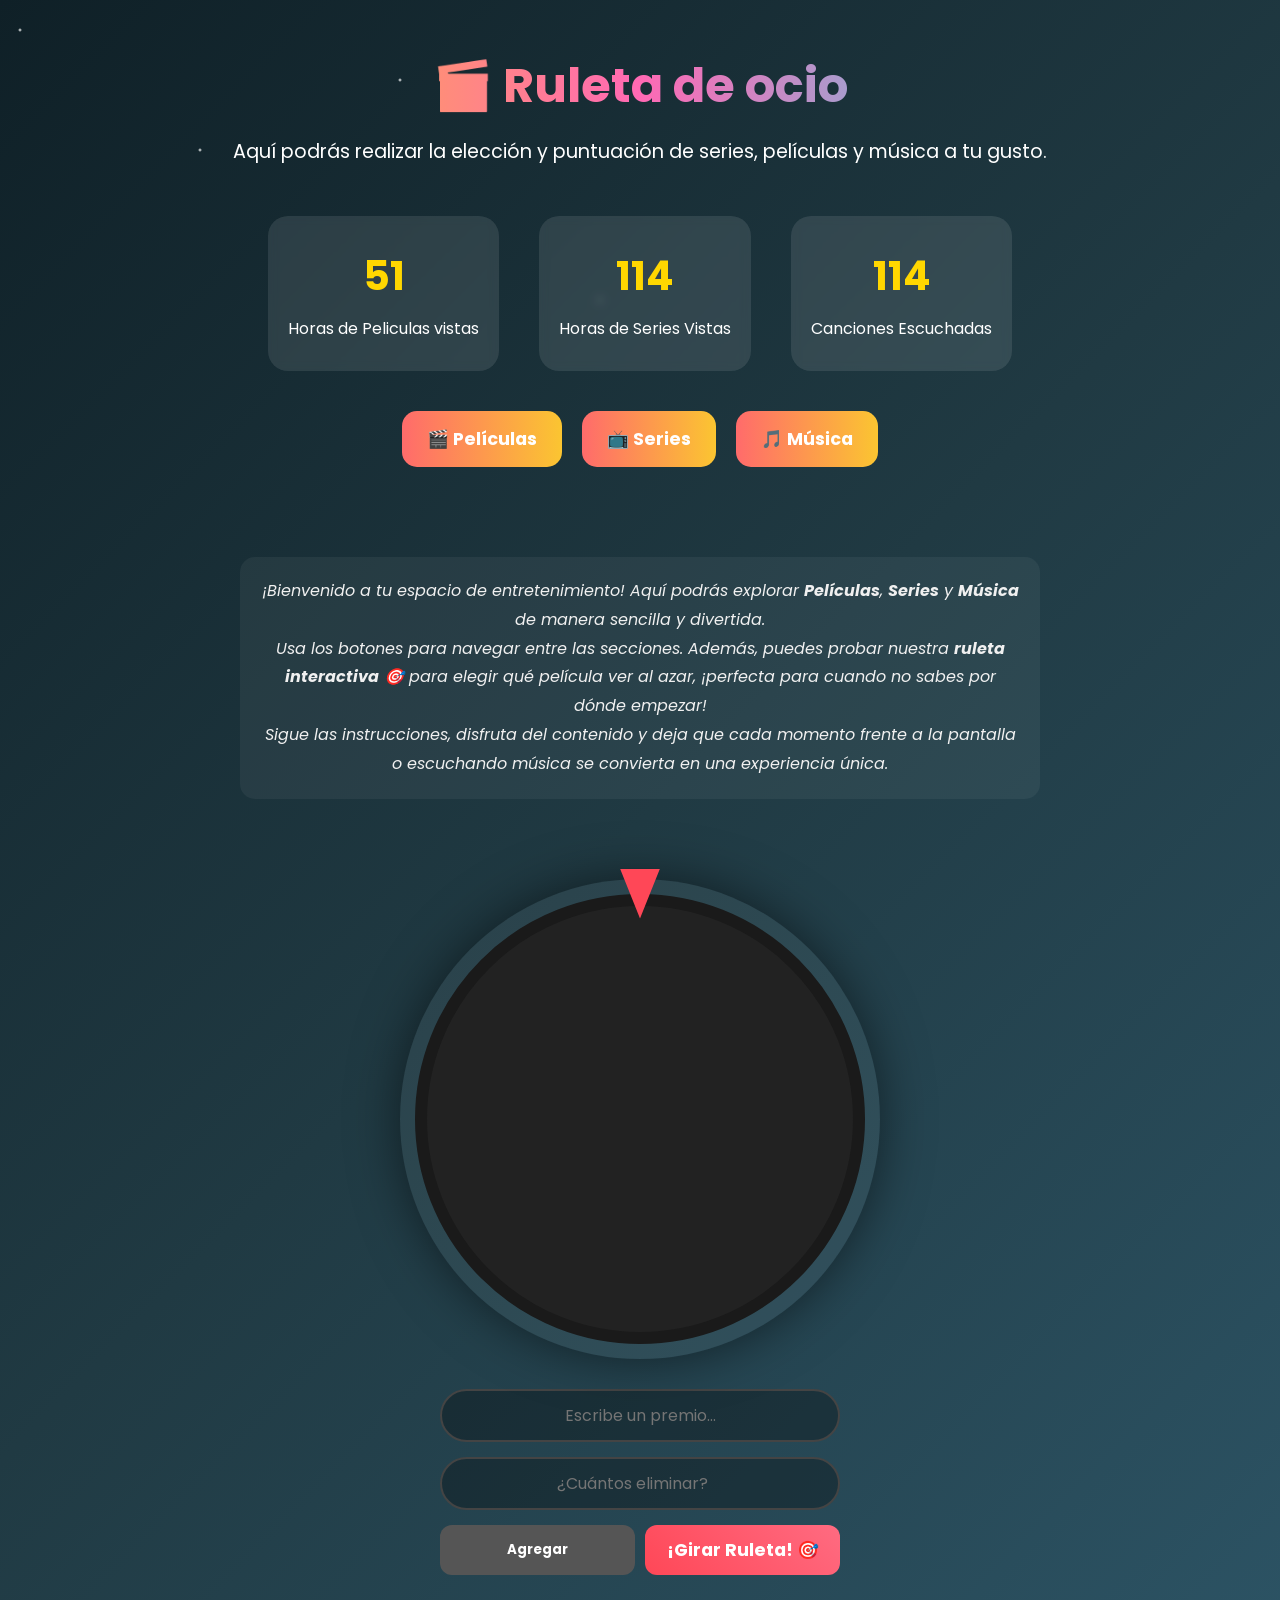
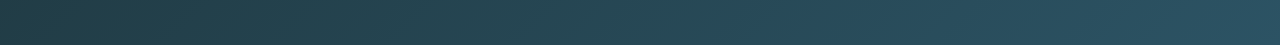
<file: index.html>
<!DOCTYPE html>
<html lang="es">
<head>
  <meta charset="UTF-8">
  <title>Bienvenida a la Gran Premiación 2025</title>
  <meta name="viewport" content="width=device-width, initial-scale=1.0">

  <!-- FUENTE -->
  <link href="https://fonts.googleapis.com/css2?family=Poppins:wght@300;400;600;800&display=swap" rel="stylesheet">

  <!-- CSS -->
  <link rel="stylesheet" href="style/bienvenida.css">
</head>
<body>
  <!-- ESTRELLAS DE FONDO -->
  <div class="stars"></div>

  <!-- BIENVENIDA -->
  <section class="bienvenida-container">
    <h1>🎬 Ruleta de ocio</h1>
    <p class="agradecimiento">Aquí podrás realizar la elección y puntuación de series, películas y música a tu gusto.</p>

    <!-- CONTADORES -->
    <div class="counters">
      <div class="counter-box">
      <h2 class="counter" data-target="51">0</h2> 
        <p>Horas de Peliculas vistas</p>
      </div>
      <div class="counter-box">
        <h2 class="counter" data-target="143">0</h2>
        <p>Horas de Series Vistas</p>
      </div>
      <div class="counter-box">
        <h2 class="counter" data-target="152">0</h2>
        <p>Canciones Escuchadas</p>
      </div>
    </div>


    <!-- BOTONES DE NAVEGACIÓN -->
    <div class="navigation-buttons">
      <button onclick="location.href='views/peliculas.html'">🎬 Películas</button>
      <button onclick="location.href='views/serie.html'">📺 Series</button>
      <button onclick="location.href='views/spotify.html'">🎵 Música</button>
    </div>
  </section>
    <div class="Cursileria">
    <p>¡Bienvenido a tu espacio de entretenimiento! Aquí podrás explorar <strong>Películas</strong>, <strong>Series</strong> y <strong>Música</strong> de manera sencilla y divertida.</p>

    <p>Usa los botones para navegar entre las secciones. Además, puedes probar nuestra <strong>ruleta interactiva</strong> 🎯 para elegir qué película ver al azar, ¡perfecta para cuando no sabes por dónde empezar!</p>

    <p>Sigue las instrucciones, disfruta del contenido y deja que cada momento frente a la pantalla o escuchando música se convierta en una experiencia única.</p>

</div>

  <!-- RULETA INTERACTIVA -->
<div class="wheel-outer-container">
  <div class="wheel-wrapper">
    <div class="pointer"></div>
    <div id="wheel" class="wheel"></div>
  </div>

<div class="controls">
    <input type="text" id="newOption" placeholder="Escribe un premio...">
    <input type="number" id="deleteCount" placeholder="¿Cuántos eliminar?" min="1">
    
    <div class="button-group">
      <button id="addOption" class="btn-add">Agregar</button>
      <button id="spinButton" class="btn-spin">¡Girar Ruleta! 🎯</button>
    </div>
</div>

  <p id="winner"></p>

<div id="prize-image-container" class="prize-container hidden">
  <img id="prize-image" src="img/Cine.jpg" alt="Imagen del premio">
</div>

</div> 
<audio id="winSound" src="audio/Victori.mp3" preload="auto"></audio>
<audio id="clickSound" src="https://assets.mixkit.co/active_storage/sfx/2571/2571-preview.mp3" preload="auto"></audio>
  <!-- JS -->
  <script src="js/bienvenida.js"></script>
</body>
</html>
</file>
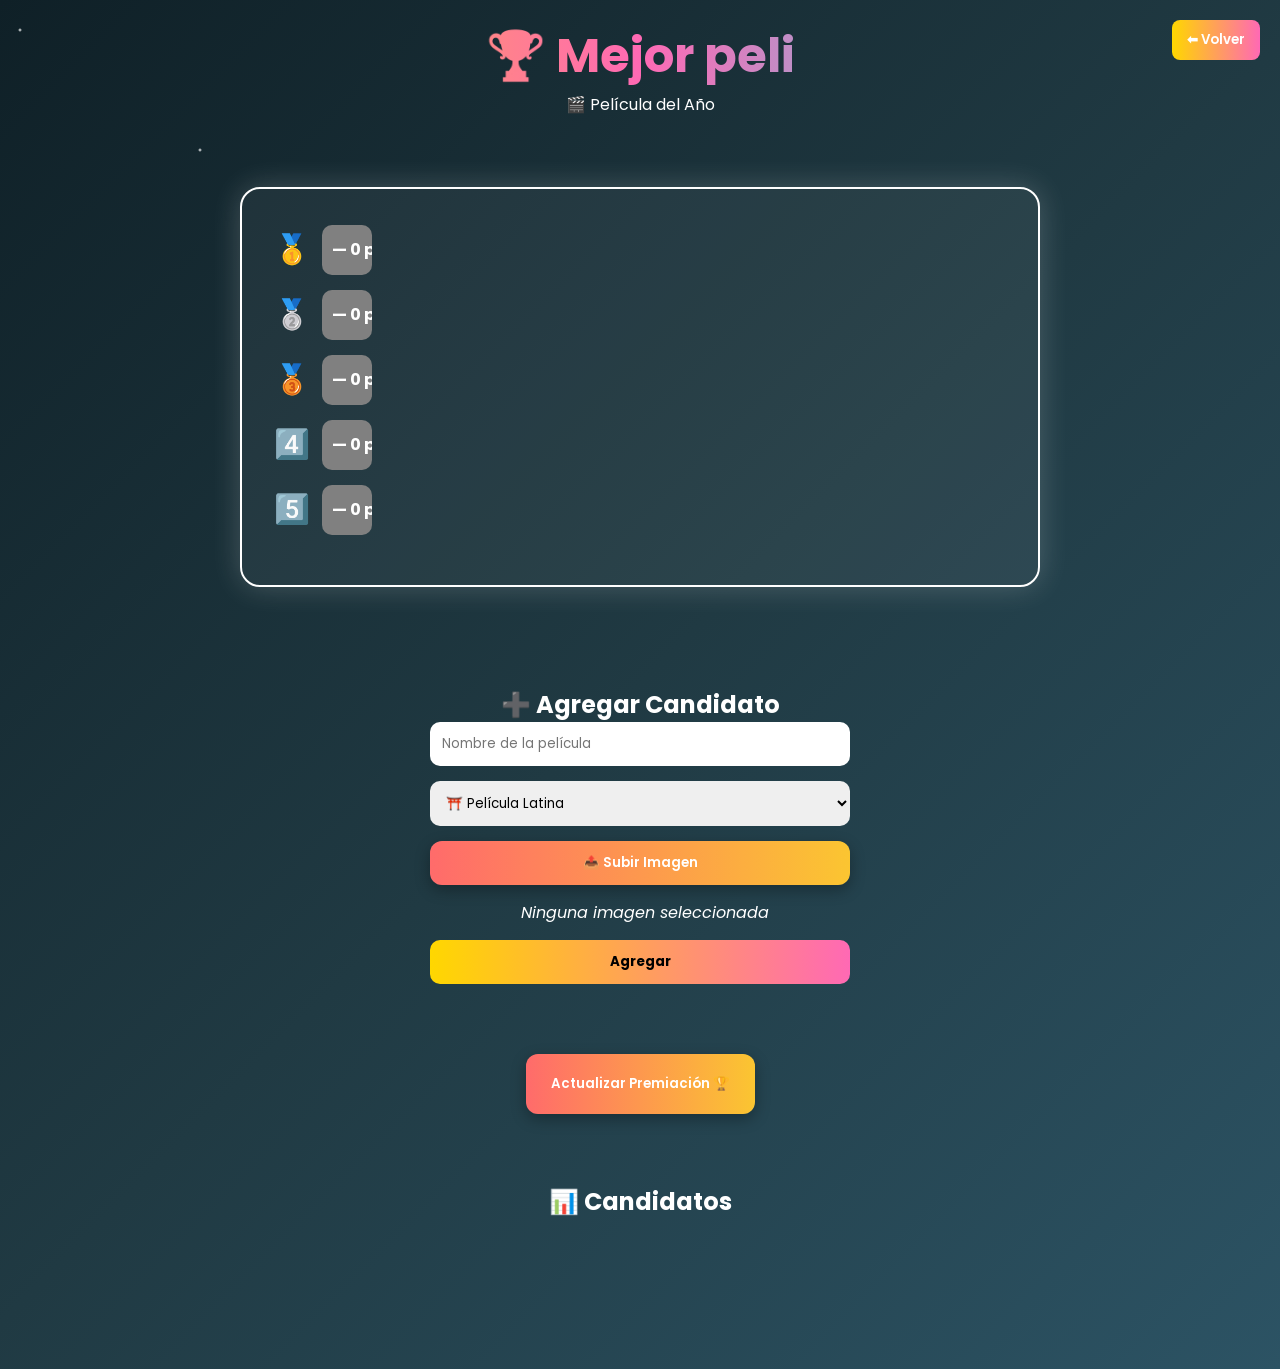
<file: views/peliculas.html>
<!DOCTYPE html>
<html lang="es">
<head>
  <meta charset="UTF-8">
  <title>Gran Premiación 2025</title>
  <meta name="viewport" content="width=device-width, initial-scale=1.0">

  <!-- FUENTE -->
  <link href="https://fonts.googleapis.com/css2?family=Poppins:wght@300;400;600;800&display=swap" rel="stylesheet">

  <!-- CSS -->
  <link rel="stylesheet" href="../style/peliculas.css">
</head>

<body>

  <!-- FONDO ANIMADO -->
  <div class="stars"></div>

  <!-- HEADER -->
  <header>
    <h1>🏆 Mejor peli</h1>
    <p>🎬 Película del Año</p>
    <button class="back-btn" onclick="window.history.back()">⬅ Volver</button>
  </header>

  <!-- PODIO (MISMA ESTRUCTURA QUE EL EJEMPLO) -->
  <section class="podium-container">

    <div class="podium second">
      <div class="place">🥈</div>
      <div class="name">—</div>
      <div class="score">0 pts</div>
    </div>

    <div class="podium first">
      <div class="place">🥇</div>
      <div class="name">—</div>
      <div class="score">0 pts</div>
    </div>

    <div class="podium third">
      <div class="place">🥉</div>
      <div class="name">—</div>
      <div class="score">0 pts</div>
    </div>

    <div class="podium fourth">
      <div class="place">4️⃣</div>
      <div class="name">—</div>
      <div class="score">0 pts</div>
    </div>

    <div class="podium fifth">
      <div class="place">5️⃣</div>
      <div class="name">—</div>
      <div class="score">0 pts</div>
    </div>

  </section>

  <!-- FORMULARIO -->
  <section class="form-section">
    <h2>➕ Agregar Candidato</h2>

    <form id="candidateForm">

      <input
        type="text"
        id="name"
        placeholder="Nombre de la película"
        required
      >

      <select id="type">
        <option value="Película Latina">⛩️ Película Latina</option>
        <option value="Película Gringa">🎥 Película Gringa</option>
        <option value="Película Extranjera">🌍 Película Extranjera</option>
      </select>

      <!-- Input oculto -->
      <input type="file" id="imageInput" accept="image/*" hidden>

      <!-- Botón subir imagen -->
      <button type="button" id="uploadBtn">📤 Subir Imagen</button>
      <span id="fileName">Ninguna imagen seleccionada</span>

      <button type="submit">Agregar</button>
    </form>
  </section>

  <!-- BOTÓN ACTUALIZAR -->
  <button class="update-btn" type="button" onclick="updatePodium()">
    Actualizar Premiación 🏆
  </button>

  <!-- LISTA -->
  <section class="list-section">
    <h2>📊 Candidatos</h2>
    <div id="candidateList" class="grid"></div>
  </section>

  <!-- JS -->
  <script src="../js/peliculas.js"></script>

</body>
</html>
</file>
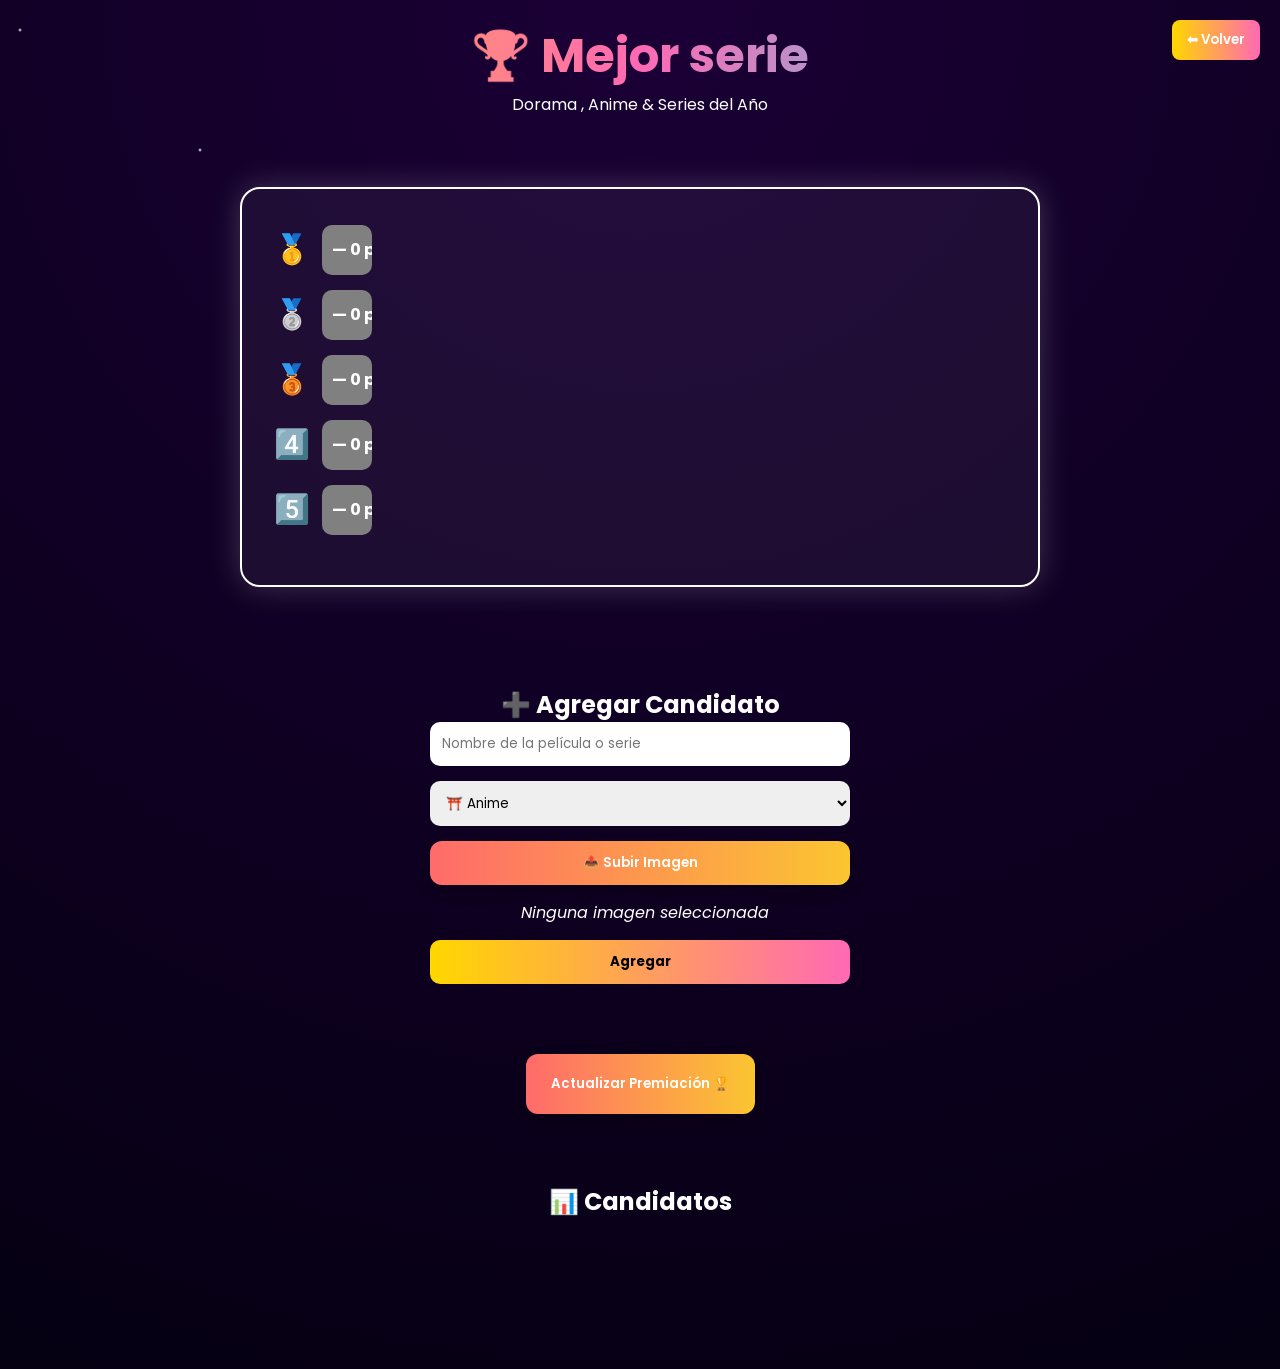
<file: views/serie.html>
<!DOCTYPE html>
<html lang="es">
<head>
  <meta charset="UTF-8">
  <title>Gran Premiación 2025</title>
  <meta name="viewport" content="width=device-width, initial-scale=1.0">

  <!-- FUENTE -->
  <link href="https://fonts.googleapis.com/css2?family=Poppins:wght@300;400;600;800&display=swap" rel="stylesheet">

  <!-- CSS -->
  <link rel="stylesheet" href="../style/series.css">
</head>

<body>

  <!-- FONDO ANIMADO -->
  <div class="stars"></div>

  <!-- HEADER -->
  <header>
    <h1>🏆 Mejor serie</h1>
    <p>Dorama , Anime & Series del Año</p>
      <button class="back-btn" onclick="window.history.back()">⬅ Volver</button>

  </header>

  <!-- PODIO -->
  <section class="podium-container">
    <div class="podium second">
      <div class="place">🥈</div>
      <div class="name">—</div>
      <div class="score">0 pts</div>
    </div>

    <div class="podium first">
      <div class="place">🥇</div>
      <div class="name">—</div>
      <div class="score">0 pts</div>
    </div>

    <div class="podium third">
      <div class="place">🥉</div>
      <div class="name">—</div>
      <div class="score">0 pts</div>
    </div>

    <div class="podium fourth">
      <div class="place">4️⃣</div>
      <div class="name">—</div>
      <div class="score">0 pts</div>
    </div>

    <div class="podium fifth">
      <div class="place">5️⃣</div>
      <div class="name">—</div>
      <div class="score">0 pts</div>
    </div>
  </section>

  <!-- FORMULARIO -->
  <section class="form-section">
    <h2>➕ Agregar Candidato</h2>

    <form id="serieForm">

      <!-- NOMBRE -->
      <input
        type="text"
        id="name"
        placeholder="Nombre de la película o serie"
        required
      >

      <!-- TIPO -->
      <select id="type">
        <option value="Película">⛩️ Anime</option>
        <option value="Serie">📺 Serie</option>
        <option value="Serie">🇰🇷🍚 Dorama</option>
      </select>

     <!-- Input oculto -->
<input type="file" id="imageInput" accept="image/*" style="display: none;">

<!-- Botón estilizado -->
<button type="button" id="uploadBtn">📤 Subir Imagen</button>
<span id="fileName">Ninguna imagen seleccionada</span>


      <!-- BOTÓN -->
      <button type="submit">Agregar</button>

    </form>
  </section>
    <button class="update-btn" type="button" onclick="updatePodium()">
      Actualizar Premiación 🏆
    </button>
  <!-- LISTA DE CANDIDATOS -->
  <section class="list-section">
    <h2>📊 Candidatos</h2>

    <div id="serieList" class="grid"></div>

  </section>

  <!-- FOOTER -->
  <footer>
  </footer>

  <!-- JS (AL FINAL) -->
  <script src="../js/series.js"></script>

</body>
</html>
</file>
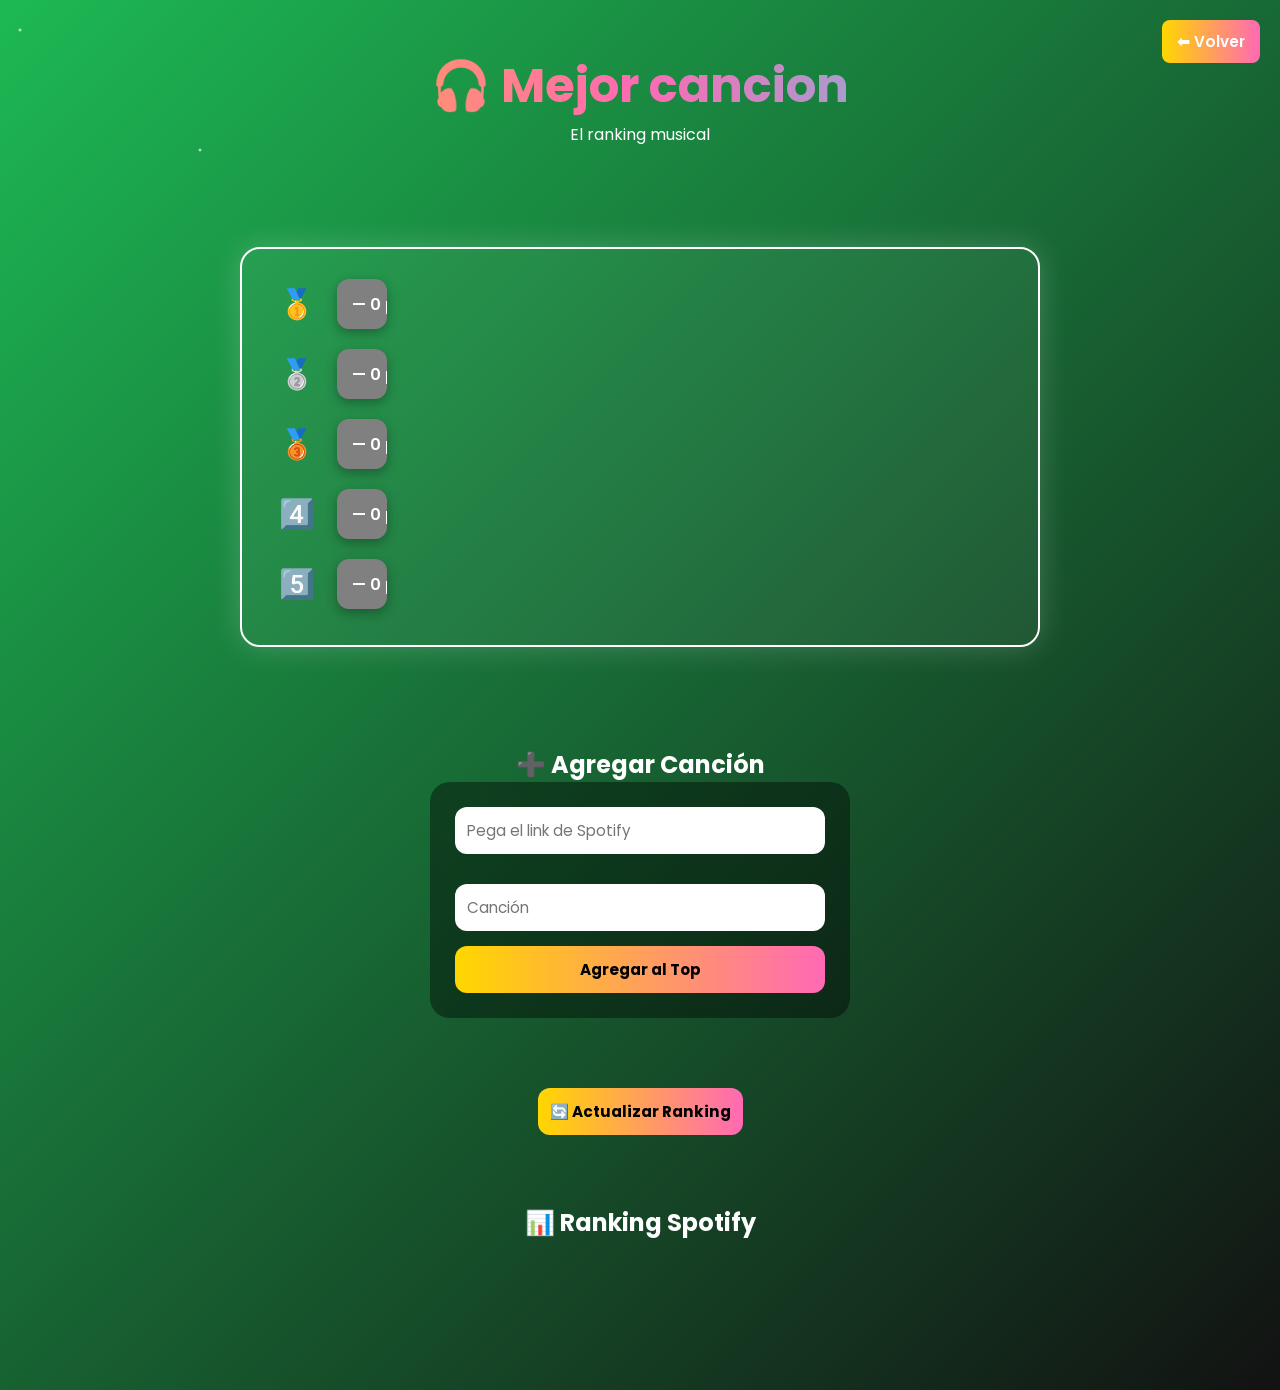
<file: views/spotify.html>
<!DOCTYPE html>
<html lang="es">
<head>
  <meta charset="UTF-8">
  <title>Top Spotify Awards</title>
  <meta name="viewport" content="width=device-width, initial-scale=1.0">

  <!-- FUENTE -->
  <link href="https://fonts.googleapis.com/css2?family=Poppins:wght@300;400;600;800&display=swap" rel="stylesheet">

  <!-- CSS -->
  <link rel="stylesheet" href="../style/spotify.css">
</head>

<body>

  <!-- FONDO ANIMADO -->
  <div class="stars"></div>

  <!-- HEADER -->
  <header>
    <h1>🎧 Mejor cancion</h1>
    <p>El ranking musical </p>
    <button class="back-btn" onclick="window.history.back()">⬅ Volver</button>
  </header>

  <!-- PODIO -->
  <section class="podium-container" aria-label="Podio del ranking"></section>

  <!-- FORMULARIO -->
  <section class="form-section" aria-label="Agregar canción">
    <h2>➕ Agregar Canción</h2>
    <form id="spotifyForm" autocomplete="off">

      <!-- LINK SPOTIFY -->
      <input type="text" id="spotifyLink" placeholder="Pega el link de Spotify" required>

      <!-- PREVIEW -->
      <div id="preview"></div>

      <!-- TÍTULO -->
      <input type="text" id="title" placeholder="Canción" required>

      <!-- BOTÓN -->
      <button type="submit">Agregar al Top</button>
    </form>
  </section>

  <!-- ACCIÓN -->
  <section class="actions">
    <button id="updateRankingBtn">🔄 Actualizar Ranking</button>
  </section>

  <!-- LISTA / RANKING -->
  <section class="list-section" aria-label="Ranking completo">
    <h2>📊 Ranking Spotify</h2>
    <div id="topList" class="grid"></div>
  </section>

  <!-- JS -->
  <script src="../js/spotify.js"></script>

</body>
</html>
</file>
<file: style/bienvenida.css>
/* RESET BÁSICO */
* {
  margin: 0;
  padding: 0;
  box-sizing: border-box;
  font-family: 'Poppins', sans-serif;
}

body {
  background: linear-gradient(135deg, #0f2027, #203a43, #2c5364);
  color: white;
  min-height: 100vh;
  display: flex;
  justify-content: center;
  align-items: center;
  flex-direction: column;
  overflow-x: hidden;
}

.Cursileria {
  text-align: center;
  max-width: 800px;
  margin: 40px auto;
  line-height: 1.8;
  font-family: 'Segoe UI', Tahoma, Geneva, Verdana, sans-serif;
  color: #f0f0f0;
  padding: 20px;
  background: rgba(255, 255, 255, 0.05);
  border-radius: 15px;
  font-style: italic;
}

/* ESTRELLAS DE FONDO */
.stars {
  position: fixed;
  inset: 0;
  background:
    radial-gradient(2px 2px at 20px 30px, #fff, transparent),
    radial-gradient(2px 2px at 200px 150px, #fff, transparent),
    radial-gradient(2px 2px at 400px 80px, #fff, transparent),
    radial-gradient(2px 2px at 600px 300px, #fff, transparent);
  z-index: 1;
  pointer-events: none;
  animation: twinkle 6s infinite alternate;
}

@keyframes twinkle {
  from { opacity: 0.4; }
  to { opacity: 0.9; }
}

/* CONTENEDOR PRINCIPAL */
.bienvenida-container {
  position: relative;
  z-index: 2;
  text-align: center;
  padding: 50px 20px;
  width: 100%;
}

.bienvenida-container h1 {
  font-size: 3rem;
  margin-bottom: 15px;
  background: linear-gradient(90deg, gold, hotpink, cyan);
  -webkit-background-clip: text;
  -webkit-text-fill-color: transparent;
}

.agradecimiento {
  font-size: 1.2rem;
  margin-bottom: 50px;
}

/* CONTADORES */
.counters {
  display: flex;
  justify-content: center;
  gap: 40px;
  flex-wrap: wrap;
  margin-bottom: 40px;
}

.counter-box {
  background: rgba(255,255,255,0.1);
  padding: 30px 20px;
  border-radius: 20px;
  min-width: 150px;
  backdrop-filter: blur(5px);
}

.counter-box h2.counter {
  font-size: 2.5rem;
  margin-bottom: 10px;
  color: #ffd700;
}

.counter-box p {
  font-size: 1rem;
  color: #fff;
}

/* BOTONES DE NAVEGACIÓN */
.navigation-buttons {
  display: flex;
  justify-content: center;
  gap: 20px;
  flex-wrap: wrap;
}

.navigation-buttons button {
  padding: 15px 25px;
  border-radius: 15px;
  border: none;
  font-size: 1.1rem;
  font-weight: bold;
  cursor: pointer;
  transition: transform 0.2s, box-shadow 0.2s;
  background: linear-gradient(90deg, #ff6b6b, #fbc531);
  color: white;
}

.navigation-buttons button:hover {
  transform: translateY(-3px);
  box-shadow: 0 8px 20px rgba(0,0,0,0.4);
}

/* RULETA */
.wheel-outer-container {
  display: flex;
  flex-direction: column;
  align-items: center;
  gap: 30px;
  margin: 40px auto;
  width: 100%;
  padding: 0 15px;
}

.wheel-wrapper {
  position: relative;
  padding: 15px;
  background: rgba(255, 255, 255, 0.05);
  border-radius: 50%;
  box-shadow: 0 0 50px rgba(0, 0, 0, 0.5);
}

.wheel {
  position: relative;
  width: 450px;
  height: 450px;
  border-radius: 50%;
  border: 12px solid #1a1a1a;
  overflow: hidden;
  transition: transform 4s cubic-bezier(0.15, 0, 0.15, 1);
  background: #222;
}

/* PUNTERO */
.pointer {
  position: absolute;
  top: -10px;
  left: 50%;
  transform: translateX(-50%);
  width: 40px;
  height: 50px;
  background: #ff4757;
  clip-path: polygon(50% 100%, 0 0, 100% 0);
  z-index: 100;
  filter: drop-shadow(0 4px 5px rgba(0,0,0,0.5));
}

.wheel-label {
  position: absolute;
  top: 50%;
  left: 50%;
  transform-origin: 0% 50%;
  width: 45%;
  font-size: 14px;
  font-weight: 800;
  color: white;
  white-space: nowrap;
  pointer-events: none;
  text-align: right;
  text-shadow: 2px 2px 5px rgba(0,0,0,0.7);
}

/* CONTROLES */
.controls {
  display: flex;
  flex-direction: column;
  gap: 15px;
  width: 100%;
  max-width: 400px;
}

#newOption,
#deleteCount {
  padding: 12px 20px;
  border-radius: 30px;
  border: 2px solid #444;
  background: rgba(0,0,0,0.3);
  color: white;
  text-align: center;
  font-size: 1rem;
  width: 100%;
}

.button-group {
  display: flex;
  gap: 10px;
}

.btn-add, .btn-spin {
  flex: 1;
  padding: 12px;
  border-radius: 12px;
  border: none;
  cursor: pointer;
  font-weight: bold;
  transition: 0.3s;
}

.btn-add { background: #555; color: white; }
.btn-spin {
  background: linear-gradient(45deg, #ff4757, #ff6b81);
  color: white;
  font-size: 1.1rem;
}

.btn-spin:hover {
  transform: scale(1.05);
  box-shadow: 0 0 20px rgba(255,71,87,0.4);
}

.prize-container {
  display: flex;
  justify-content: center;
  align-items: center;
  width: 100%;
  margin-top: 25px;
  perspective: 1000px;
}

#prize-image {
  width: 250px;
  height: 250px;
  object-fit: cover;
  border: 6px solid #FFD700;
  border-radius: 20px;
  box-shadow: 0 15px 35px rgba(0,0,0,0.6);
  background-color: #000;
  animation: revealImage 0.6s cubic-bezier(0.175, 0.885, 0.32, 1.275);
}

@keyframes revealImage {
  0% { transform: scale(0.5) rotateY(90deg); opacity: 0; }
  100% { transform: scale(1) rotateY(0deg); opacity: 1; }
}

.hidden { display: none !important; }

/* ESTADÍSTICAS */
.stats-container {
  display: flex;
  justify-content: center;
  align-items: center;
  gap: 100px;
  text-align: center;
  width: 100%;
  margin: 40px 0;
  flex-wrap: wrap;
}

.stat-card {
  display: flex;
  flex-direction: column;
  align-items: center;
}

.stat-card h3 {
  color: #a0b0d0;
  font-size: 1.2rem;
  letter-spacing: 2px;
  margin-bottom: 10px;
  text-transform: uppercase;
}

.stat-card .counter {
  color: #b0cfff;
  font-size: 5rem;
  margin: 0;
  font-weight: bold;
  text-shadow: 0 0 10px rgba(176, 207, 255, 0.5),
               0 0 20px rgba(176, 207, 255, 0.2);
  background: linear-gradient(rgba(18, 16, 16, 0) 50%, rgba(0, 0, 0, 0.1) 50%),
              linear-gradient(90deg, rgba(255, 0, 0, 0.03), rgba(0, 255, 0, 0.01), rgba(0, 0, 255, 0.03));
  background-size: 100% 2px, 3px 100%;
  padding: 0 10px;
}

.discord-wrapper {
  display: flex;
  flex-direction: column;
  align-items: center;
  justify-content: center;
  margin: 50px auto;
  width: 100%;
  z-index: 2;
  position: relative;
}

.discord-logo {
  width: 150px;
  height: auto;
  color: #5865F2;
  margin-bottom: 10px;
  filter: drop-shadow(0 0 10px rgba(88, 101, 242, 0.5));
}

#wheel {
  position: relative;
}

/* ============================================
   RESPONSIVE — MÓVIL
   ============================================ */

@media (max-width: 600px) {

  .bienvenida-container {
    padding: 30px 15px;
  }

  .bienvenida-container h1 {
    font-size: 2rem;
  }

  .agradecimiento {
    font-size: 1rem;
    margin-bottom: 30px;
  }

  /* Contadores en columna */
  .counters {
    flex-direction: column;
    align-items: center;
    gap: 15px;
  }

  .counter-box {
    width: 80%;
    padding: 20px 15px;
  }

  .counter-box h2.counter {
    font-size: 2rem;
  }

  /* Botones de nav en columna */
  .navigation-buttons {
    flex-direction: column;
    align-items: center;
    gap: 12px;
  }

  .navigation-buttons button {
    width: 85%;
    font-size: 1rem;
    padding: 14px 20px;
  }

  /* Texto cursilería */
  .Cursileria {
    margin: 20px 15px;
    font-size: 0.9rem;
    padding: 15px;
  }

  /* Ruleta más pequeña */
  .wheel {
    width: 300px;
    height: 300px;
  }

  .wheel-label {
    font-size: 10px;
  }

  .pointer {
    width: 30px;
    height: 38px;
  }

  /* Controles */
  .controls {
    max-width: 100%;
    padding: 0 5px;
  }

  .button-group {
    flex-direction: column;
    gap: 10px;
  }

  .btn-add,
  .btn-spin {
    width: 100%;
    font-size: 1rem;
  }

  /* Imagen premio */
  #prize-image {
    width: 180px;
    height: 180px;
  }

  /* Stats */
  .stats-container {
    gap: 30px;
  }

  .stat-card .counter {
    font-size: 3rem;
  }

  .stat-card h3 {
    font-size: 0.9rem;
  }
}

@media (max-width: 380px) {
  .bienvenida-container h1 {
    font-size: 1.6rem;
  }

  .wheel {
    width: 250px;
    height: 250px;
  }

  .counter-box {
    width: 95%;
  }
}
</file>
<file: style/peliculas.css>
/* RESET */
* {
  margin: 0;
  padding: 0;
  box-sizing: border-box;
  font-family: 'Poppins', sans-serif;
}

body {
  background: linear-gradient(135deg, #0f2027, #203a43, #2c5364);
  color: white;
}

/* ESTRELLAS */
.stars {
  position: fixed;
  inset: 0;
  background:
    radial-gradient(2px 2px at 20px 30px, #fff, transparent),
    radial-gradient(2px 2px at 200px 150px, #fff, transparent);
  animation: twinkle 6s infinite alternate;
  z-index: 1;
  pointer-events: none;
}

@keyframes twinkle {
  from { opacity: .4; }
  to { opacity: .9; }
}

/* HEADER */
header {
  text-align: center;
  padding: 20px;
  position: relative;
  z-index: 5;
}

header h1 {
  font-size: 3rem;
  background: linear-gradient(90deg, gold, hotpink, cyan);
  -webkit-background-clip: text;
  -webkit-text-fill-color: transparent;
}

.back-btn {
  position: absolute;
  top: 20px;
  right: 20px;
  background-color: #ff4081;
  color: white;
  border: none;
  padding: 10px 15px;
  border-radius: 8px;
  cursor: pointer;
  font-weight: 600;
  transition: background-color 0.3s;
}

.back-btn:hover {
  background-color: #e73370;
}

/* PODIO */
.podium-container {
  display: flex;
  flex-direction: column;
  align-items: center;
  justify-content: center;
  background: rgba(255,255,255,0.05);
  border: 2px solid #fff;
  border-radius: 20px;
  padding: 30px;
  width: 800px;
  height: 400px;
  margin: 50px auto;
  box-shadow: 0 0 30px rgba(255,255,255,0.2);
  z-index: 5;
  position: relative;
}

.podium-row {
  display: flex;
  align-items: center;
  gap: 10px;
  margin-bottom: 15px;
  width: 100%;
}

.place {
  font-size: 1.8rem;
  width: 40px;
  text-align: center;
}

.podium {
  height: 50px;
  border-radius: 10px;
  display: flex;
  align-items: center;
  padding-left: 10px;
  color: white;
  font-weight: bold;
  overflow: hidden;
  white-space: nowrap;
  text-overflow: ellipsis;
  transition: width 0.7s ease;
}

/* FORMULARIO Y LISTA */
.form-section,
.list-section {
  padding: 50px;
  text-align: center;
  position: relative;
  z-index: 5;
}

form {
  max-width: 420px;
  margin: auto;
  display: flex;
  flex-direction: column;
  gap: 15px;
}

input,
select,
button {
  padding: 12px;
  border-radius: 10px;
  border: none;
}

button {
  background: linear-gradient(90deg, gold, hotpink);
  font-weight: bold;
  cursor: pointer;
}

/* LISTA */
#candidateList {
  max-width: 1500px;
  margin: 50px auto;
  display: grid;
  grid-template-columns: repeat(auto-fit, minmax(300px, 1fr));
  gap: 20px;
}

/* CARD */
.card {
  background: rgba(255,255,255,0.1);
  border-radius: 20px;
  padding: 15px;
  text-align: center;
  backdrop-filter: blur(10px);
}

.card img,
iframe {
  width: 100%;
  height: 280px;
  object-fit: cover;
  border-radius: 15px;
  margin-bottom: 10px;
}

.card input[type="range"] {
  width: 100%;
  margin-top: 10px;
}

/* BOTÓN ACTUALIZAR */
.update-btn {
  display: block;
  margin: 20px auto;
  padding: 20px 25px;
  border-radius: 12px;
  border: none;
  cursor: pointer;
  background: linear-gradient(90deg, #ff6b6b, #fbc531);
  color: white;
  font-weight: 600;
  box-shadow: 0 5px 15px rgba(0,0,0,0.3);
  transition: all 0.3s ease;
}

/* BOTÓN SUBIR IMAGEN */
#uploadBtn {
  background: linear-gradient(90deg, #ff6b6b, #fbc531);
  color: white;
  font-weight: 600;
  padding: 12px 25px;
  border-radius: 12px;
  border: none;
  cursor: pointer;
  box-shadow: 0 5px 15px rgba(0,0,0,0.3);
  transition: all 0.3s ease;
}

#uploadBtn:hover {
  transform: translateY(-3px);
  box-shadow: 0 8px 20px rgba(0,0,0,0.4);
}

#fileName {
  display: inline-block;
  margin-left: 10px;
  font-style: italic;
  color: white;
}

/* TEXTO EN BARRAS */
.podium .name,
.podium .score {
  margin: 0 5px;
  color: white;
  font-weight: 600;
}

/* ============================================
   RESPONSIVE — MÓVIL
   ============================================ */

@media (max-width: 850px) {
  .podium-container {
    width: 95%;
    height: auto;
    min-height: 300px;
    margin: 30px auto;
    padding: 20px 15px;
  }
}

@media (max-width: 600px) {

  header {
    padding: 50px 15px 20px;
  }

  header h1 {
    font-size: 2rem;
  }

  header p {
    font-size: 0.9rem;
  }

  .back-btn {
    top: 10px;
    right: 10px;
    padding: 8px 12px;
    font-size: 0.85rem;
  }

  /* Podio */
  .podium-container {
    width: 95%;
    height: auto;
    padding: 15px 10px;
    margin: 20px auto;
  }

  .place {
    font-size: 1.3rem;
    width: 30px;
  }

  .podium {
    height: 40px;
    font-size: 0.8rem;
    padding-left: 8px;
  }

  /* Formulario */
  .form-section,
  .list-section {
    padding: 25px 15px;
  }

  form {
    max-width: 100%;
  }

  input,
  select,
  button {
    font-size: 0.95rem;
  }

  /* Lista de candidatos */
  #candidateList {
    grid-template-columns: 1fr;
    margin: 20px 15px;
    padding: 0;
  }

  .card img,
  iframe {
    height: 200px;
  }

  /* Botón actualizar */
  .update-btn {
    width: 90%;
    padding: 15px 20px;
    font-size: 1rem;
  }

  #fileName {
    display: block;
    margin: 5px 0 0;
    text-align: center;
  }
}

@media (max-width: 380px) {
  header h1 {
    font-size: 1.6rem;
  }

  .podium {
    height: 35px;
    font-size: 0.75rem;
  }

  .place {
    font-size: 1.1rem;
    width: 25px;
  }
}
</file>
<file: style/series.css>
* {
  margin: 0;
  padding: 0;
  box-sizing: border-box;
  font-family: 'Poppins', sans-serif;
}

body {
  background: radial-gradient(circle at top, #1b0036, #050012);
  color: white;
}

/* ESTRELLAS */
.stars {
  position: fixed;
  inset: 0;
  background:
    radial-gradient(2px 2px at 20px 30px, #fff, transparent),
    radial-gradient(2px 2px at 200px 150px, #fff, transparent);
  animation: twinkle 6s infinite alternate;
  z-index: 1;
  pointer-events: none;
}

@keyframes twinkle {
  from { opacity: .4; }
  to { opacity: .9; }
}

/* HEADER */
header {
  text-align: center;
  padding: 20px;
  position: relative;
  z-index: 5;
}

.back-btn {
  position: absolute;
  top: 20px;
  right: 20px;
  background-color: #ff4081;
  color: white;
  border: none;
  padding: 10px 15px;
  border-radius: 8px;
  cursor: pointer;
  font-weight: 600;
  transition: background-color 0.3s;
}

.back-btn:hover {
  background-color: #e73370;
}

header h1 {
  font-size: 3rem;
  background: linear-gradient(90deg, gold, hotpink, cyan);
  -webkit-background-clip: text;
  -webkit-text-fill-color: transparent;
}

/* PODIO CENTRAL */
.podium-container {
  display: flex;
  flex-direction: column;
  align-items: center;
  justify-content: center;
  background: rgba(255,255,255,0.05);
  border: 2px solid #fff;
  border-radius: 20px;
  padding: 30px;
  width: 800px;
  height: 400px;
  margin: 50px auto;
  box-shadow: 0 0 30px rgba(255,255,255,0.2);
  position: relative;
  z-index: 5;
}

.podium-row {
  display: flex;
  align-items: center;
  gap: 10px;
  margin-bottom: 15px;
  width: 100%;
}

.place {
  font-size: 1.8rem;
  width: 40px;
  text-align: center;
}

.podium {
  height: 50px;
  border-radius: 10px;
  display: flex;
  align-items: center;
  justify-content: flex-start;
  padding-left: 10px;
  color: white;
  font-weight: bold;
  transition: width 0.7s ease;
  overflow: hidden;
  white-space: nowrap;
  text-overflow: ellipsis;
}

@keyframes growWidth {
  from { width: 0; }
  to { width: var(--target-width); }
}

/* FORMULARIO */
.form-section, .list-section {
  padding: 50px;
  text-align: center;
  position: relative;
  z-index: 5;
}

form {
  max-width: 420px;
  margin: auto;
  display: flex;
  flex-direction: column;
  gap: 15px;
}

input, select, button {
  padding: 12px;
  border-radius: 10px;
  border: none;
}

button {
  background: linear-gradient(90deg, gold, hotpink);
  font-weight: bold;
  cursor: pointer;
}

/* LISTA DE CANDIDATOS */
#serieList {
  max-width: 1500px;
  margin: 50px auto;
  display: grid;
  grid-template-columns: repeat(auto-fit, minmax(300px, 1fr));
  gap: 20px;
}

.card {
  background: rgba(255,255,255,0.1);
  border-radius: 20px;
  padding: 15px;
  text-align: center;
  backdrop-filter: blur(10px);
}

.card img, iframe {
  width: 100%;
  height: 280px;
  object-fit: cover;
  border-radius: 15px;
  margin-bottom: 10px;
}

.card input[type="range"] {
  width: 100%;
  margin-top: 10px;
}

.update-btn {
  display: block;
  margin: 20px auto;
  padding: 20px 25px;
  border-radius: 12px;
  border: none;
  cursor: pointer;
  background: linear-gradient(90deg, #ff6b6b, #fbc531);
  color: white;
  font-weight: 600;
  box-shadow: 0 5px 15px rgba(0,0,0,0.3);
  transition: all 0.3s ease;
}

/* BOTÓN SUBIR IMAGEN */
#uploadBtn {
  background: linear-gradient(90deg, #ff6b6b, #fbc531);
  color: white;
  font-weight: 600;
  padding: 12px 25px;
  border-radius: 12px;
  border: none;
  cursor: pointer;
  box-shadow: 0 5px 15px rgba(0,0,0,0.3);
  transition: all 0.3s ease;
}

#uploadBtn:hover {
  transform: translateY(-3px);
  box-shadow: 0 8px 20px rgba(0,0,0,0.4);
}

#fileName {
  display: inline-block;
  margin-left: 10px;
  font-style: italic;
  color: #fff;
}

.podium .name,
.podium .score {
  margin: 0 5px;
  color: white;
  font-weight: 600;
}

/* ============================================
   RESPONSIVE — MÓVIL
   ============================================ */

@media (max-width: 850px) {
  .podium-container {
    width: 95%;
    height: auto;
    min-height: 300px;
    margin: 30px auto;
    padding: 20px 15px;
  }
}

@media (max-width: 600px) {

  header {
    padding: 50px 15px 20px;
  }

  header h1 {
    font-size: 2rem;
  }

  header p {
    font-size: 0.9rem;
  }

  .back-btn {
    top: 10px;
    right: 10px;
    padding: 8px 12px;
    font-size: 0.85rem;
  }

  .podium-container {
    width: 95%;
    height: auto;
    padding: 15px 10px;
    margin: 20px auto;
  }

  .place {
    font-size: 1.3rem;
    width: 30px;
  }

  .podium {
    height: 40px;
    font-size: 0.8rem;
    padding-left: 8px;
  }

  .form-section,
  .list-section {
    padding: 25px 15px;
  }

  form {
    max-width: 100%;
  }

  #serieList {
    grid-template-columns: 1fr;
    margin: 20px 15px;
  }

  .card img, iframe {
    height: 200px;
  }

  .update-btn {
    width: 90%;
    padding: 15px 20px;
    font-size: 1rem;
  }

  #fileName {
    display: block;
    margin: 5px 0 0;
    text-align: center;
  }
}

@media (max-width: 380px) {
  header h1 {
    font-size: 1.6rem;
  }

  .podium {
    height: 35px;
    font-size: 0.75rem;
  }

  .place {
    font-size: 1.1rem;
    width: 25px;
  }
}
</file>
<file: style/spotify.css>
/* ===== RESET ===== */
* {
  margin: 0;
  padding: 0;
  box-sizing: border-box;
  font-family: 'Poppins', sans-serif;
}

/* ===== BODY ===== */
body {
  background: linear-gradient(135deg, #1db954, #121212);
  color: white;
  overflow-x: hidden;
}

/* ===== ESTRELLAS ===== */
.stars {
  position: fixed;
  inset: 0;
  background:
    radial-gradient(2px 2px at 20px 30px, #fff, transparent),
    radial-gradient(2px 2px at 200px 150px, #fff, transparent);
  animation: twinkle 6s infinite alternate;
  z-index: 1;
  pointer-events: none;
}

@keyframes twinkle {
  from { opacity: 0.4; }
  to { opacity: 0.9; }
}

/* ===== HEADER ===== */
header {
  text-align: center;
  padding: 50px 20px;
  position: relative;
  z-index: 5;
}

header h1 {
  font-size: 3rem;
  background: linear-gradient(90deg, gold, hotpink, cyan);
  background-clip: text;
  -webkit-background-clip: text;
  color: transparent;
  -webkit-text-fill-color: transparent;
}

.back-btn {
  position: absolute;
  top: 20px;
  right: 20px;
  background-color: #ff4081;
  color: white;
  border: none;
  padding: 10px 15px;
  border-radius: 8px;
  cursor: pointer;
  font-weight: 600;
  transition: background-color 0.3s;
}

.back-btn:hover {
  background-color: #e73370;
}

/* ===== PODIO ===== */
.podium-container {
  display: flex;
  flex-direction: column;
  align-items: center;
  justify-content: flex-start;
  background: rgba(255,255,255,0.05);
  border: 2px solid #fff;
  border-radius: 20px;
  padding: 30px;
  width: 800px;
  height: 400px;
  margin: 50px auto;
  box-shadow: 0 0 30px rgba(255,255,255,0.2);
  position: relative;
  z-index: 5;
}

.podium-row {
  display: flex;
  align-items: center;
  gap: 15px;
  margin-bottom: 20px;
  width: 100%;
  animation: fadeUp 0.5s ease forwards;
}

.place {
  font-size: 1.8rem;
  width: 50px;
  text-align: center;
}

.podium {
  height: 50px;
  border-radius: 12px;
  display: flex;
  align-items: center;
  padding: 0 15px;
  font-weight: 600;
  color: #fff;
  box-shadow: 0 4px 12px rgba(0,0,0,0.3);
  transition: width 0.7s ease, background 0.5s ease;
  overflow: hidden;
  white-space: nowrap;
  text-overflow: ellipsis;
}

/* ===== FORM ===== */
.form-section,
.list-section {
  padding: 50px 20px;
  text-align: center;
  position: relative;
  z-index: 5;
}

form {
  max-width: 420px;
  margin: auto;
  display: flex;
  flex-direction: column;
  gap: 15px;
  background: rgba(0,0,0,0.4);
  padding: 25px;
  border-radius: 20px;
  backdrop-filter: blur(5px);
}

input,
select,
button {
  padding: 12px;
  border-radius: 12px;
  border: none;
  font-size: 0.95rem;
}

input {
  background: #fff;
}

button {
  background: linear-gradient(90deg, gold, hotpink);
  font-weight: bold;
  cursor: pointer;
  transition: transform 0.2s ease, box-shadow 0.2s ease;
}

button:hover {
  transform: translateY(-3px);
  box-shadow: 0 8px 20px rgba(0,0,0,0.4);
}

/* ===== PREVIEW ===== */
#preview iframe {
  width: 100%;
  height: 180px;
  border-radius: 14px;
  border: none;
}

/* ===== BOTÓN ACTUALIZAR ===== */
.actions {
  display: flex;
  justify-content: center;
  padding: 20px 0;
}

.updateRankingBtn {
  padding: 15px 25px;
  border-radius: 12px;
  border: none;
  cursor: pointer;
  background: linear-gradient(90deg, #ff6b6b, #fbc531);
  color: white;
  font-weight: 600;
  box-shadow: 0 5px 15px rgba(0,0,0,0.3);
  transition: all 0.3s ease;
}

.updateRankingBtn:hover {
  transform: translateY(-3px);
  box-shadow: 0 8px 20px rgba(0,0,0,0.4);
}

/* ===== LISTA ===== */
#topList {
  max-width: 1500px;
  margin: 50px auto;
  display: grid;
  grid-template-columns: repeat(auto-fit, minmax(300px, 1fr));
  gap: 20px;
}

.card {
  background: rgba(255,255,255,0.1);
  border-radius: 20px;
  padding: 15px;
  text-align: center;
  backdrop-filter: blur(10px);
  animation: fadeUp 0.35s ease;
}

.card iframe,
.card img {
  width: 100%;
  height: 280px;
  object-fit: cover;
  border-radius: 15px;
  margin-bottom: 10px;
}

.card input[type="range"] {
  width: 100%;
  margin-top: 10px;
}

.score-text {
  font-weight: bold;
  display: block;
  margin-top: 5px;
}

/* ===== ANIMACIONES ===== */
@keyframes fadeUp {
  from { opacity: 0; transform: translateY(15px); }
  to { opacity: 1; transform: translateY(0); }
}

/* ============================================
   RESPONSIVE — MÓVIL
   ============================================ */

@media (max-width: 850px) {
  .podium-container {
    width: 95%;
    height: auto;
    min-height: 300px;
    margin: 30px auto;
    padding: 20px 15px;
  }
}

@media (max-width: 600px) {

  header {
    padding: 50px 15px 20px;
  }

  header h1 {
    font-size: 2rem;
  }

  header p {
    font-size: 0.9rem;
  }

  .back-btn {
    top: 10px;
    right: 10px;
    padding: 8px 12px;
    font-size: 0.85rem;
  }

  .podium-container {
    width: 95%;
    height: auto;
    padding: 15px 10px;
    margin: 20px auto;
  }

  .place {
    font-size: 1.3rem;
    width: 30px;
  }

  .podium {
    height: 40px;
    font-size: 0.8rem;
    padding: 0 8px;
  }

  .form-section,
  .list-section {
    padding: 25px 15px;
  }

  form {
    max-width: 100%;
    padding: 20px 15px;
  }

  #preview iframe {
    height: 140px;
  }

  #topList {
    grid-template-columns: 1fr;
    margin: 20px 15px;
  }

  .card iframe,
  .card img {
    height: 200px;
  }

  .actions {
    padding: 15px 15px;
  }

  .updateRankingBtn {
    width: 90%;
    padding: 14px 20px;
    font-size: 1rem;
  }
}

@media (max-width: 380px) {
  header h1 {
    font-size: 1.6rem;
  }

  .podium {
    height: 35px;
    font-size: 0.75rem;
  }

  .place {
    font-size: 1.1rem;
    width: 25px;
  }
}
</file>
